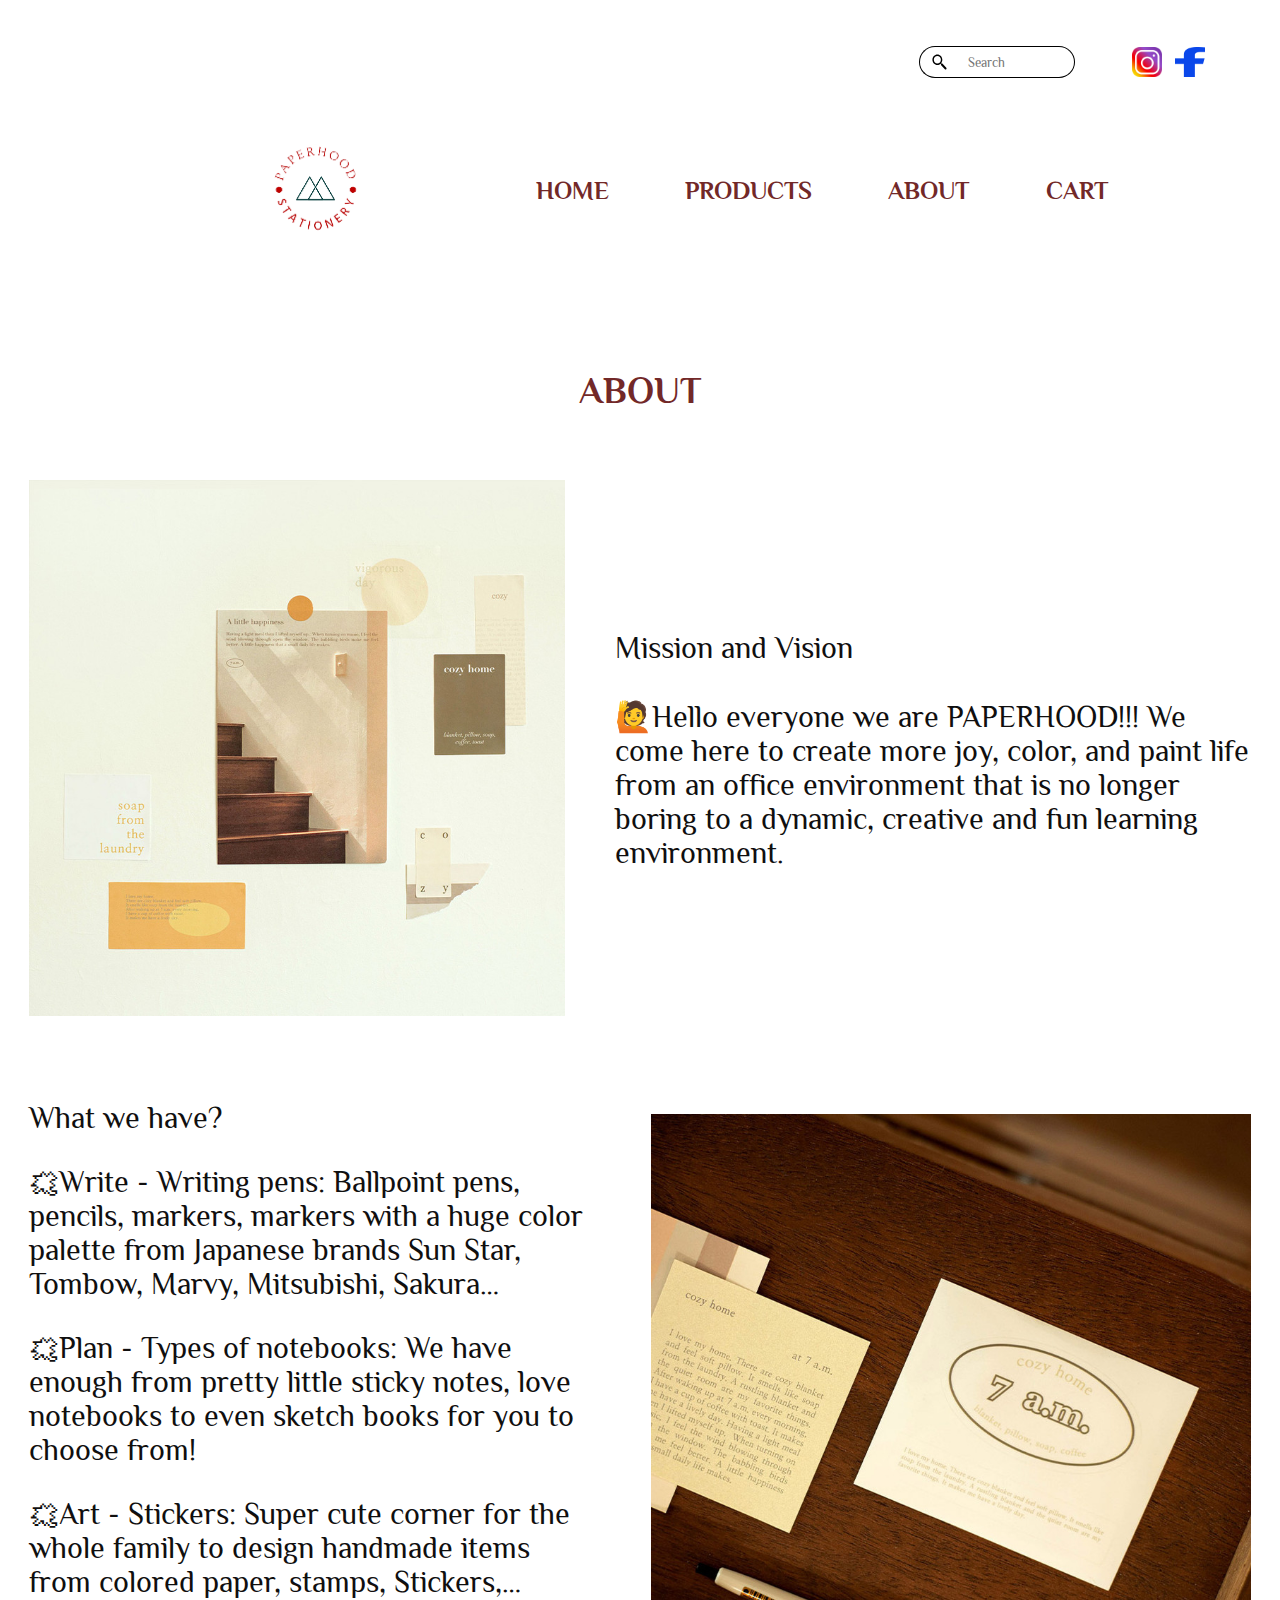
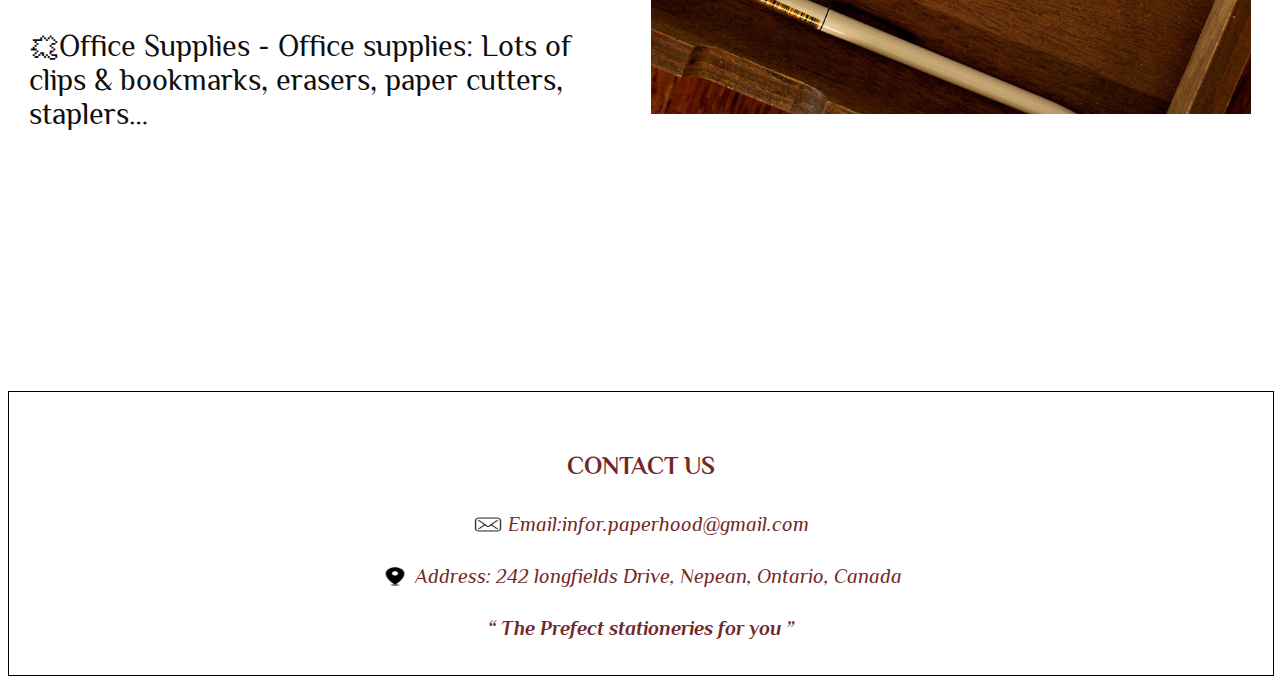
<file: about.html>
<!DOCTYPE html>
<html lang="en">
  <head>
    <meta charset="UTF-8" />
    <meta http-equiv="X-UA-Compatible" content="IE=edge" />
    <meta name="viewport" content="width=device-width, initial-scale=1.0" />
    <meta name="author" content="Hiu Wa Chung" />
    <meta name="email" content="chun0078@algonquinlive.com" />
    <link
      rel="stylesheet"
      href="https://fonts.googleapis.com/css?family=Philosopher"
    />
    <link rel="stylesheet" href="index.css" />
    <script src="/js/search_button.js" defer></script>
    <title>Paperhood</title>
  </head>

  <body>
    <header>
      <div class="header-bar">
        <div id="search">
          <div class="search-icon-container">
            <img
              src="images\Icon\icons8-search.svg"
              alt="search-icon"
              class="search-icon"
            />
          </div>
          <input type="text" placeholder="Search" class="search-field" />
        </div>

        <div class="instagram-icon">
          <img src="images/Icon/Instagram-Iconlogo.png" alt="instagram-icon" />
        </div>

        <div class="facebook-icon">
          <img src="images/Icon/Icon-facebook.png" alt="facebook-icon" />
        </div>
      </div>
      <nav>
        <div>
          <img src="images/Logo.png" alt="logo" />
        </div>
        <div class="home-nav">
          <a href="index.html">HOME</a>
        </div>

        <div class="home-nav">
          <a href="products.html">PRODUCTS</a>
        </div>
        <div class="home-nav">
          <a href="about.html">ABOUT</a>
        </div>

        <div class="home-nav">
          <a href="cart.html">CART</a>
        </div>
      </nav>
    </header>
    <div class="product-header">
      <h1>ABOUT</h1>
    </div>

    <main>
      <div class="about-container">
        <div class="about-top-body">
          <div class="about-top-left">
            <img src="images/ABOUTS/Cozy_home_1.jpeg" alt="Cozy_home_1" />
          </div>

          <div class="about-top-right">
            <p>
              Mission and Vision
              <br />
              <br />
              🙋Hello everyone we are PAPERHOOD!!! We come here to create more
              joy, color, and paint life from an office environment that is no
              longer boring to a dynamic, creative and fun learning environment.
            </p>
          </div>
        </div>

        <div class="about-bottom-body">
          <div class="about-bottom-left">
            <p>What we have?</p>
            <p>
              🗯Write - Writing pens: Ballpoint pens, pencils, markers, markers
              with a huge color palette from Japanese brands Sun Star, Tombow,
              Marvy, Mitsubishi, Sakura…
            </p>
            <p>
              🗯Plan - Types of notebooks: We have enough from pretty little
              sticky notes, love notebooks to even sketch books for you to
              choose from!
            </p>
            <p>
              🗯Art - Stickers: Super cute corner for the whole family to design
              handmade items from colored paper, stamps, Stickers,…
            </p>
            <p>
              🗯Office Supplies - Office supplies: Lots of clips & bookmarks,
              erasers, paper cutters, staplers…
            </p>
          </div>

          <div class="about-bottom-right">
            <img src="images/ABOUTS/Cozy_home_2.jpeg" alt="Cozy_home_2" />
          </div>
        </div>
      </div>
    </main>

    <footer>
      <h4>CONTACT US</h4>
      <address>
        <div class="email">
          <div class="email-link row">
            <img src="images/Icon/icon-email.png" alt="icon-email" />
            <p>
              Email:<a href="mailto:infor.paperhood@gmail.com" class="email"
                >infor.paperhood@gmail.com</a
              >
            </p>
          </div>
        </div>

        <div class="address">
          <div class="address-link row">
            <img src="images/Icon/address-icon.png" alt="icon-address" />
            <p>
              Address:
              <a
                href="https://www.google.ca/maps/place/242+Longfields+Dr,+Nepean,+ON+K2J+4G3/@45.2891737,-75.7342547,17z/data=!3m1!4b1!4m5!3m4!1s0x4ccdfcd8a8e533db:0x78aa80ed6bc41814!8m2!3d45.2891699!4d-75.7320607?hl=en"
              >
                242 longfields Drive, Nepean, Ontario, Canada
              </a>
            </p>
          </div>
        </div>
      </address>
      <h5>“ The Prefect stationeries for you ”</h5>
    </footer>
  </body>
</html>
</file>
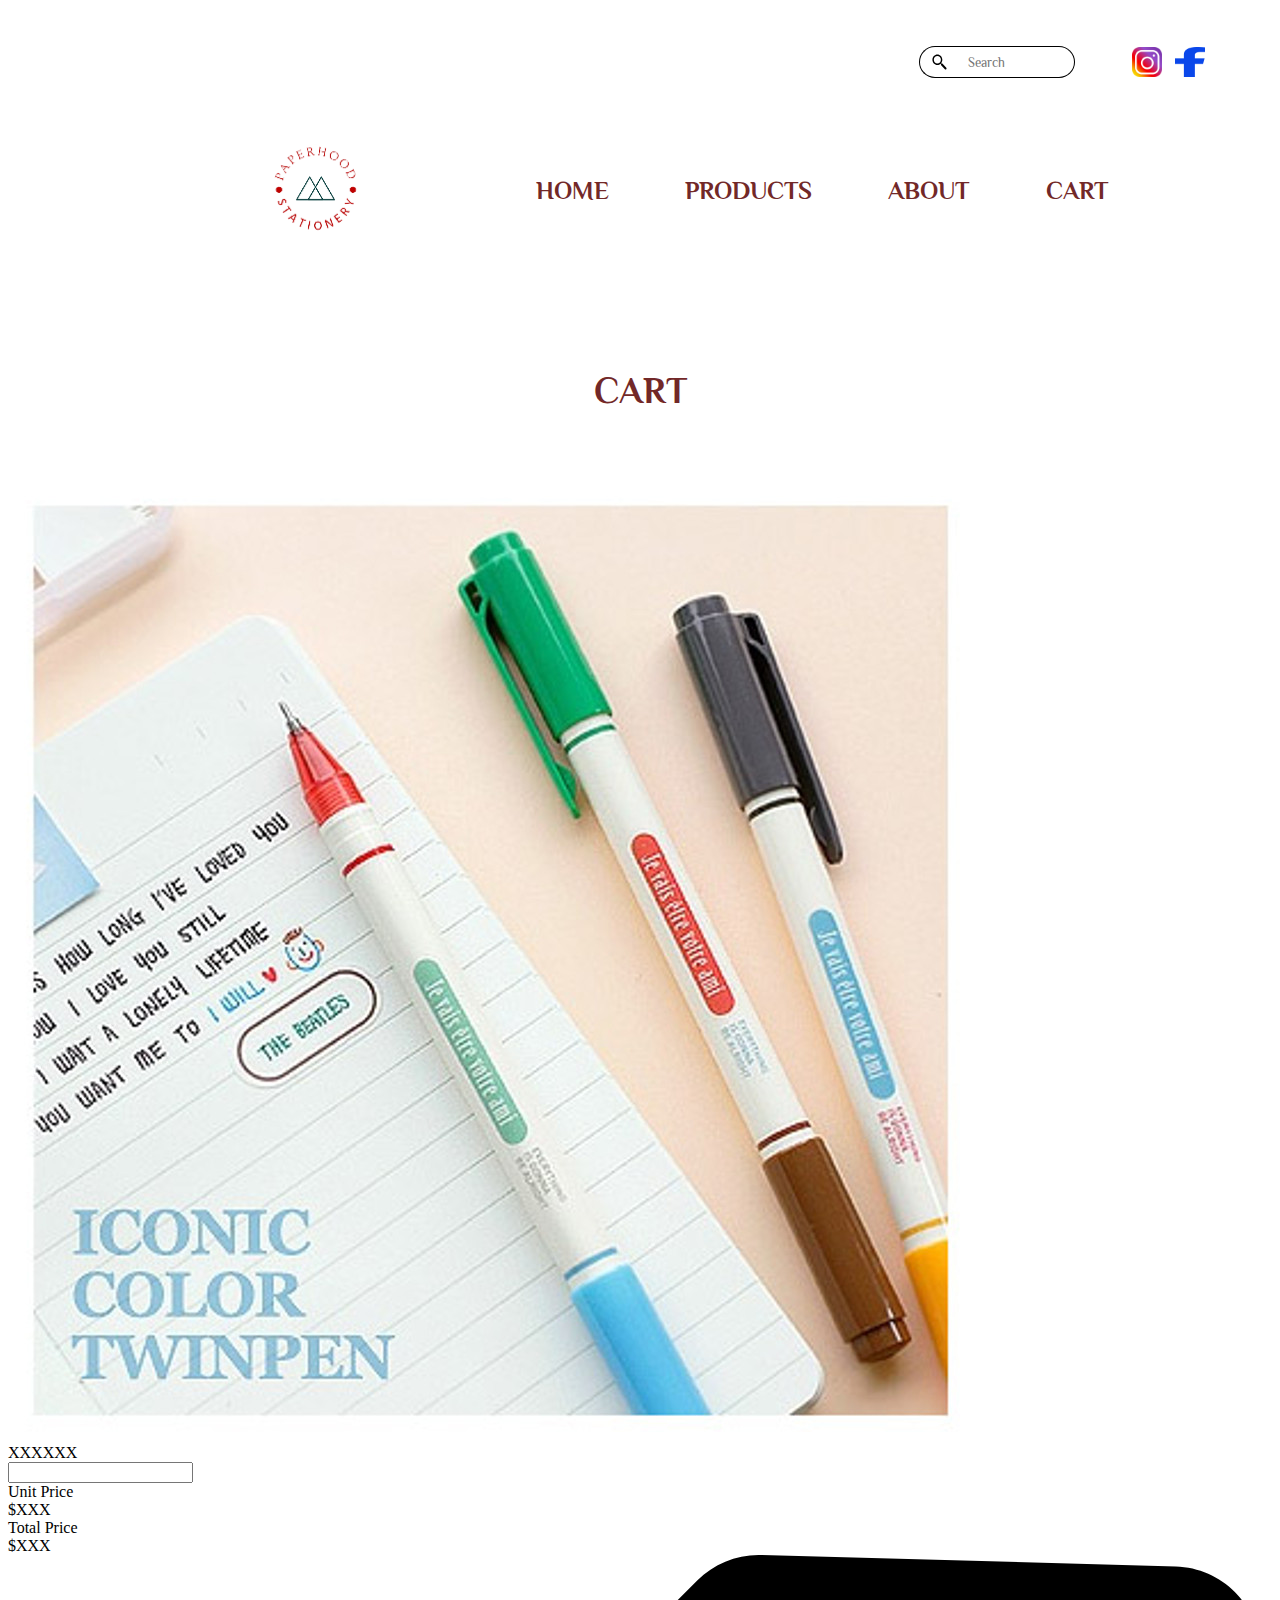
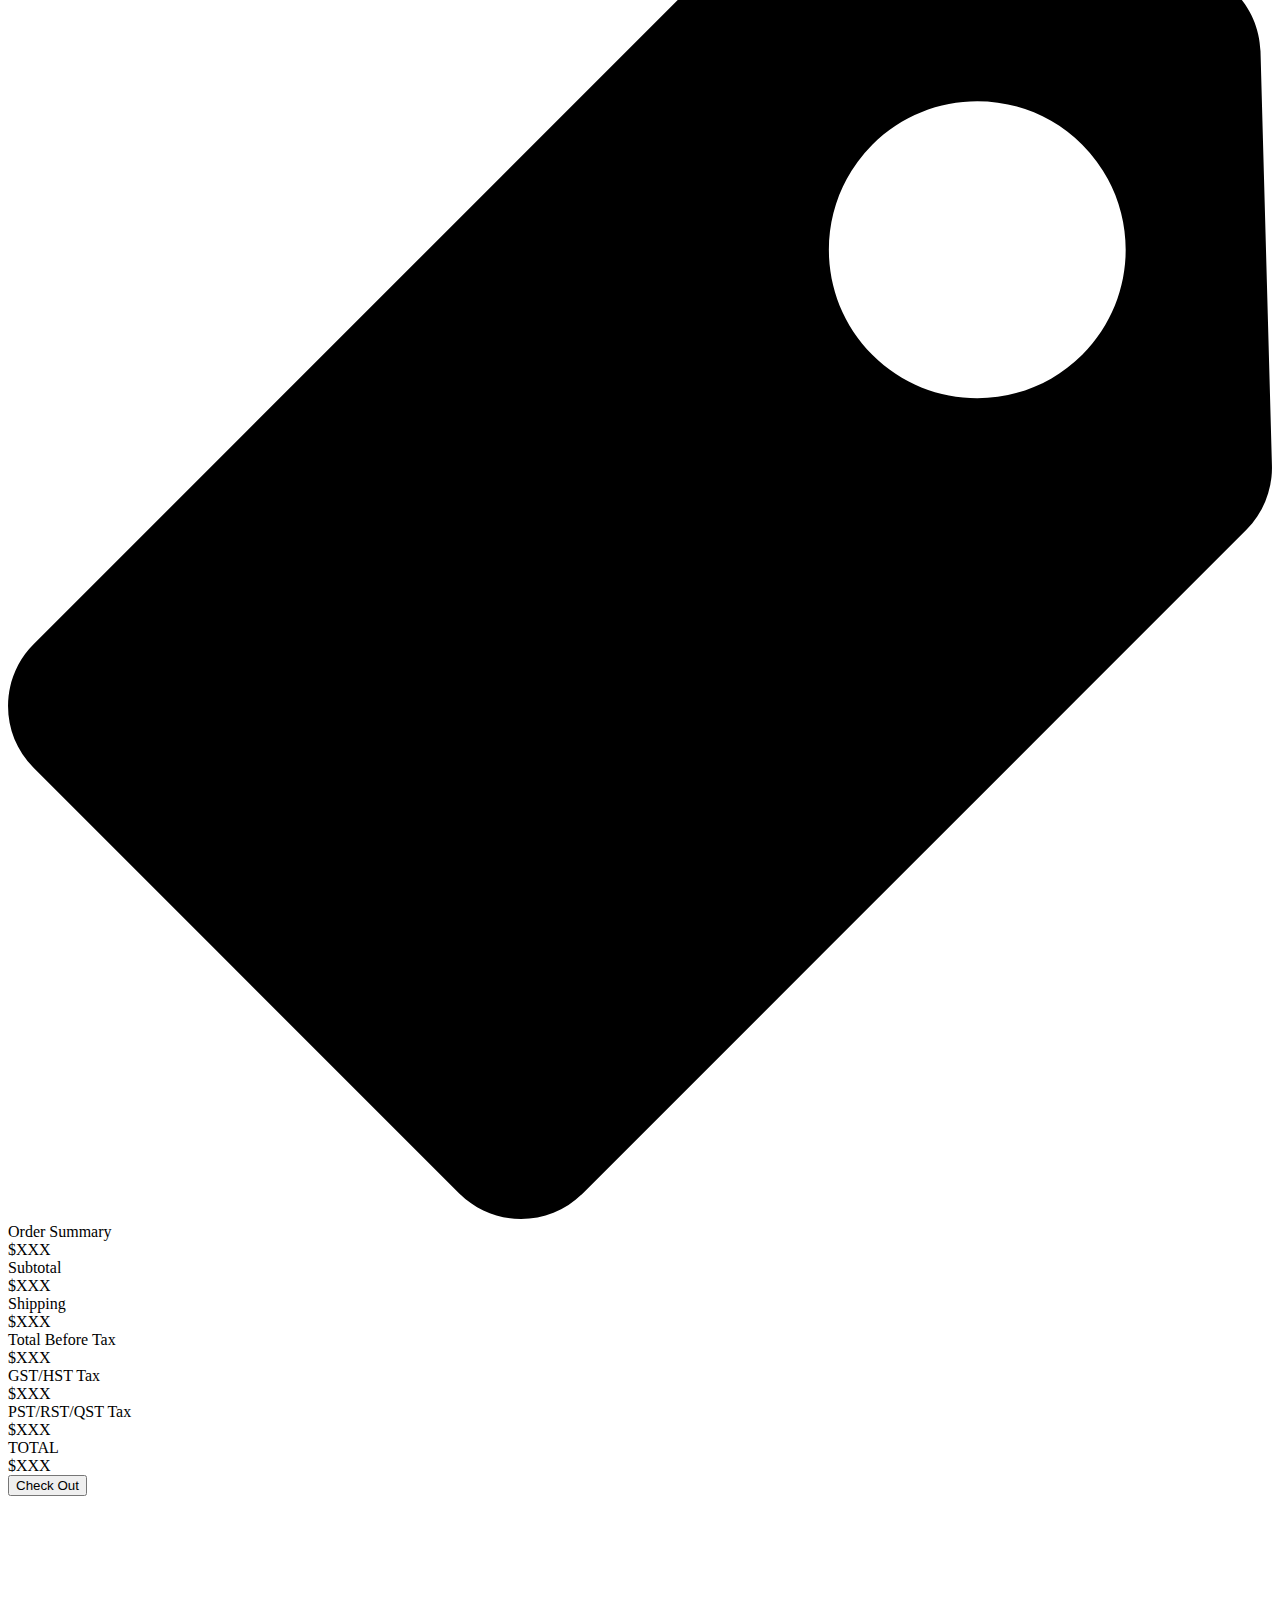
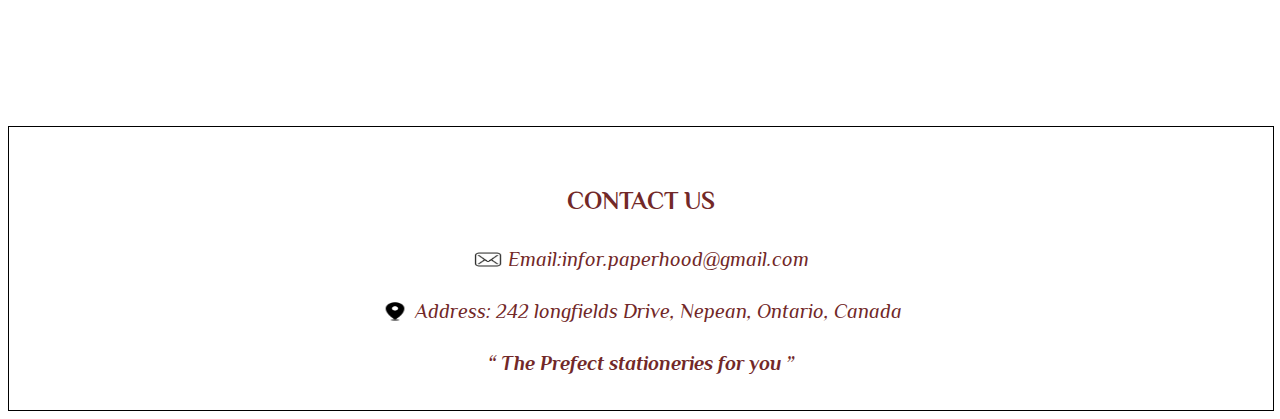
<file: cart.html>
<!DOCTYPE html>
<html lang="en">
  <head>
    <meta charset="UTF-8" />
    <meta http-equiv="X-UA-Compatible" content="IE=edge" />
    <meta name="viewport" content="width=device-width, initial-scale=1.0" />
    <meta name="author" content="Hiu Wa Chung" />
    <meta name="email" content="chun0078@algonquinlive.com" />
    <link
      rel="stylesheet"
      href="https://fonts.googleapis.com/css?family=Philosopher"
    />
    <link rel="stylesheet" href="index.css" />
    <script src="/js/search_button.js" defer></script>
    <title>Paperhood</title>
  </head>

  <body>
    <header>
      <div class="header-bar">
        <div id="search">
          <div class="search-icon-container">
            <img
              src="images\Icon\icons8-search.svg"
              alt="search-icon"
              class="search-icon"
            />
          </div>
          <input type="text" placeholder="Search" class="search-field" />
        </div>

        <div class="instagram-icon">
          <img src="images/Icon/Instagram-Iconlogo.png" alt="instagram-icon" />
        </div>

        <div class="facebook-icon">
          <img src="images/Icon/Icon-facebook.png" alt="facebook-icon" />
        </div>
      </div>
      <nav>
        <div>
          <img src="images/Logo.png" alt="logo" />
        </div>
        <div class="home-nav">
          <a href="index.html">HOME</a>
        </div>

        <div class="home-nav">
          <a href="products.html">PRODUCTS</a>
        </div>
        <div class="home-nav">
          <a href="about.html">ABOUT</a>
        </div>

        <div class="home-nav">
          <a href="cart.html">CART</a>
        </div>
      </nav>
    </header>

    <div class="product-header">
      <h1>CART</h1>
    </div>

    <main>
      <div class="cart-container">
        <div class="cart-product">
          <div class="cart-product-img">
            <img
              src="images/Products/Pens/5.jpeg"
              alt="iconic_color_twin_pen_set"
            />
          </div>

          <div class="cart-product-name-and-quantity">
            <div class="cart-product-name">XXXXXX</div>

            <div class="cart-product-quantity">
              <input type="number" id="cartProductQuantity" /><br />
            </div>
          </div>

          <div class="cart-product-unit-price">
            <div class="cart-product-unit-header">Unit Price</div>
            <div class="cart-product-price">$XXX</div>
          </div>
          <div class="cart-product-amount">
            <div class="cart-product-total-header">Total Price</div>
            <div class="cart-product-total-price">$XXX</div>
          </div>
        </div>

        <div class="cart-order-summary">
          <div class="cart-order-summary-header">
            <img src="images/Icon/tag.svg" alt="" /> Order Summary
          </div>
          <div class="cart-order-summary-price">$XXX</div>
        </div>

        <div class="cart-price-details">
          <div class="class-price-subtotal-details">
            <div class="cart-price-details-subtotal-header">Subtotal</div>
            <div class="cart-price-details-subtotal-price">$XXX</div>
          </div>

          <div class="class-price-shipping-details">
            <div class="cart-price-details-shipping-header">Shipping</div>
            <div class="cart-price-details-shipping-price">$XXX</div>
          </div>

          <div class="class-price-total-before-tax-details">
            <div class="cart-price-details-total-before-tax-header">
              Total Before Tax
            </div>
            <div class="cart-price-details-shipping-price">$XXX</div>
          </div>

          <div class="class-price-gsthst-tax-details">
            <div class="cart-price-details-gsthst-tax-header">GST/HST Tax</div>
            <div class="cart-price-details-gsthst-tax-price">$XXX</div>
          </div>

          <div class="class-price-pstrstqst-tax-details">
            <div class="cart-price-details-pstrstqst-tax-header">
              PST/RST/QST Tax
            </div>
            <div class="cart-price-details-pstrstqst-tax-price">$XXX</div>
          </div>

          <div class="class-price-pstrstqst-total-details">
            <div class="cart-price-details-total-header">TOTAL</div>
            <div class="cart-price-details-total-price">$XXX</div>
          </div>
        </div>
        <div class="cart-check-out">
          <button type="button" class="check-out-button">Check Out</button>
        </div>
      </div>
    </main>

    <footer>
      <h4>CONTACT US</h4>
      <address>
        <div class="email">
          <div class="email-link row">
            <img src="images/Icon/icon-email.png" alt="icon-email" />
            <p>
              Email:<a href="mailto:infor.paperhood@gmail.com" class="email"
                >infor.paperhood@gmail.com</a
              >
            </p>
          </div>
        </div>

        <div class="address">
          <div class="address-link row">
            <img src="images/Icon/address-icon.png" alt="icon-address" />
            <p>
              Address:
              <a
                href="https://www.google.ca/maps/place/242+Longfields+Dr,+Nepean,+ON+K2J+4G3/@45.2891737,-75.7342547,17z/data=!3m1!4b1!4m5!3m4!1s0x4ccdfcd8a8e533db:0x78aa80ed6bc41814!8m2!3d45.2891699!4d-75.7320607?hl=en"
              >
                242 longfields Drive, Nepean, Ontario, Canada
              </a>
            </p>
          </div>
        </div>
      </address>
      <h5>“ The Prefect stationeries for you ”</h5>
    </footer>
  </body>
</html>
</file>
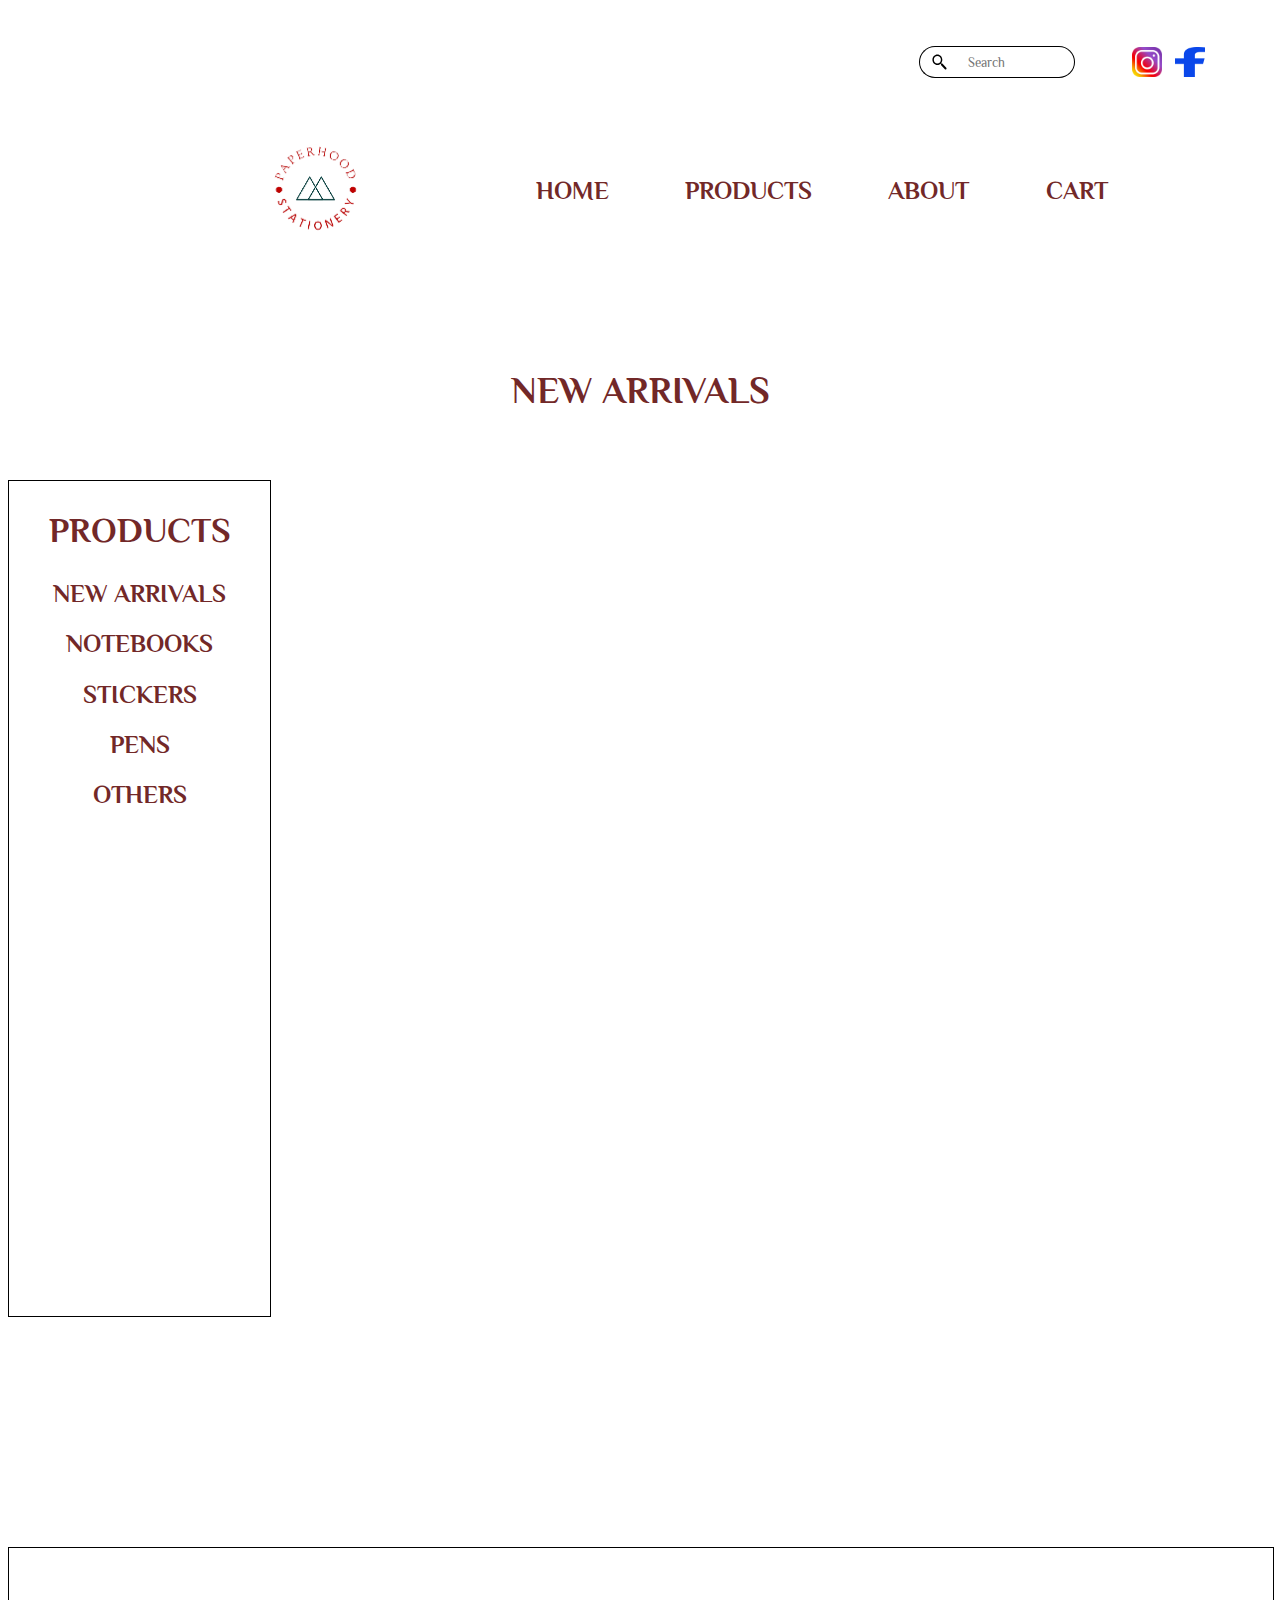
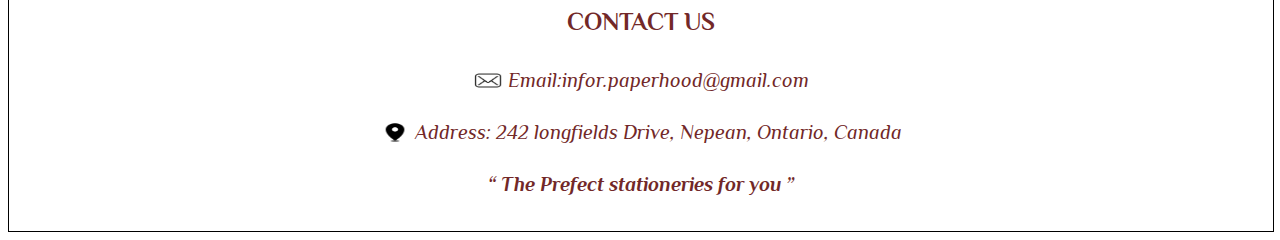
<file: products.html>
<!DOCTYPE html>
<html lang="en">
  <head>
    <meta charset="UTF-8" />
    <meta http-equiv="X-UA-Compatible" content="IE=edge" />
    <meta name="viewport" content="width=device-width, initial-scale=1.0" />
    <meta name="author" content="Hiu Wa Chung" />
    <meta name="email" content="chun0078@algonquinlive.com" />
    <link
      rel="stylesheet"
      href="https://fonts.googleapis.com/css?family=Philosopher"
    />
    <link rel="stylesheet" href="index.css" />
    <script src="/js/products.js" defer></script>
    <script src="/js/search_button.js" defer></script>
    <title>Paperhood</title>
  </head>

  <body>
    <header>
      <div class="header-bar">
        <div id="search">
          <div class="search-icon-container">
            <img
              src="images\Icon\icons8-search.svg"
              alt="search-icon"
              class="search-icon"
            />
          </div>
          <input type="text" placeholder="Search" class="search-field" />
        </div>

        <div class="instagram-icon">
          <img src="images/Icon/Instagram-Iconlogo.png" alt="instagram-icon" />
        </div>

        <div class="facebook-icon">
          <img src="images/Icon/Icon-facebook.png" alt="facebook-icon" />
        </div>
      </div>
      <nav>
        <div>
          <img src="images/Logo.png" alt="logo" />
        </div>
        <div class="home-nav">
          <a href="index.html">HOME</a>
        </div>

        <div class="home-nav">
          <a href="newarrivals.html">PRODUCTS</a>
        </div>
        <div class="home-nav">
          <a href="about.html">ABOUT</a>
        </div>

        <div class="home-nav">
          <a href="cart.html">CART</a>
        </div>
      </nav>
    </header>
    <div class="product-header">
      <h1 id="pageTitle"></h1>
    </div>
    <div class="main-section">
      <div class="product-container">
        <div class="side-bar">
          <h2>PRODUCTS</h2>
          <h4><a href="products.html">NEW ARRIVALS</a></h4>
          <h4><a href="products.html?category=n">NOTEBOOKS</a></h4>
          <h4><a href="products.html?category=S">STICKERS</a></h4>
          <h4><a href="products.html?category=p">PENS</a></h4>
          <h4><a href="products.html?category=o">OTHERS</a></h4>
        </div>
      </div>

      <div class="item-section"></div>
    </div>
    <footer>
      <h4>CONTACT US</h4>
      <address>
        <div class="email">
          <div class="email-link row">
            <img src="images/Icon/icon-email.png" alt="icon-email" />
            <p>
              Email:<a href="mailto:infor.paperhood@gmail.com" class="email"
                >infor.paperhood@gmail.com</a
              >
            </p>
          </div>
        </div>

        <div class="address">
          <div class="address-link row">
            <img src="images/Icon/address-icon.png" alt="icon-address" />
            <p>
              Address:
              <a
                href="https://www.google.ca/maps/place/242+Longfields+Dr,+Nepean,+ON+K2J+4G3/@45.2891737,-75.7342547,17z/data=!3m1!4b1!4m5!3m4!1s0x4ccdfcd8a8e533db:0x78aa80ed6bc41814!8m2!3d45.2891699!4d-75.7320607?hl=en"
              >
                242 longfields Drive, Nepean, Ontario, Canada
              </a>
            </p>
          </div>
        </div>
      </address>
      <h5>“ The Prefect stationeries for you ”</h5>
    </footer>
  </body>
</html>
</file>
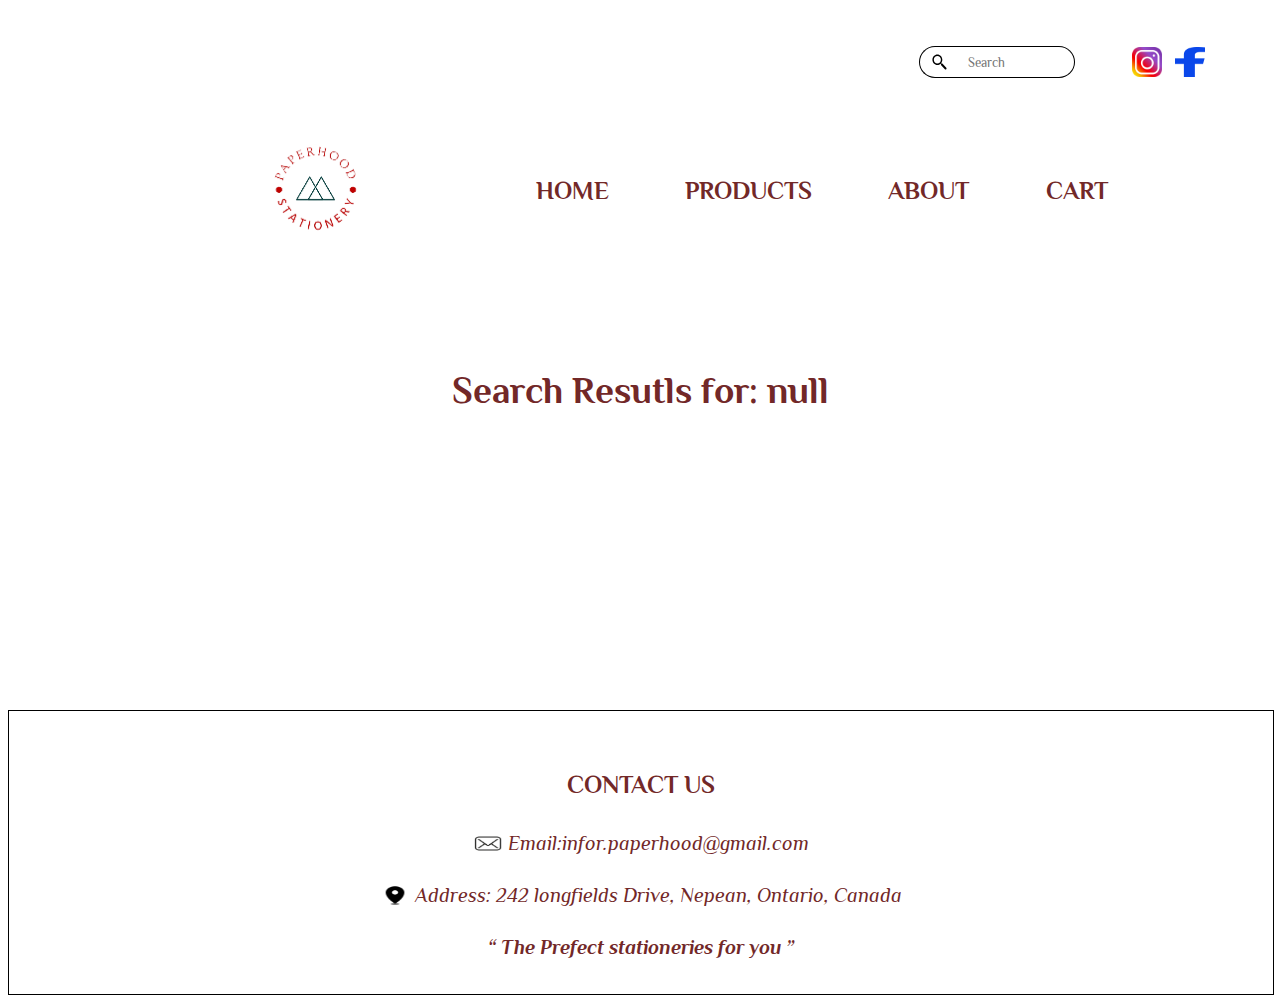
<file: search.html>
<!DOCTYPE html>
<html lang="en">
  <head>
    <meta charset="UTF-8" />
    <meta http-equiv="X-UA-Compatible" content="IE=edge" />
    <meta name="viewport" content="width=device-width, initial-scale=1.0" />
    <meta name="author" content="Hiu Wa Chung" />
    <meta name="email" content="chun0078@algonquinlive.com" />
    <link
      rel="stylesheet"
      href="https://fonts.googleapis.com/css?family=Philosopher"
    />
    <link rel="stylesheet" href="index.css" />
    <script src="/js/search.js" defer></script>
    <script src="/js/search_button.js" defer></script>
    <title>Paperhood</title>
  </head>

  <body>
    <header>
      <div class="header-bar">
        <div id="search">
          <div class="search-icon-container">
            <img
              src="images\Icon\icons8-search.svg"
              alt="search-icon"
              class="search-icon"
            />
          </div>
          <input type="text" placeholder="Search" class="search-field" />
        </div>

        <div class="instagram-icon">
          <img src="images/Icon/Instagram-Iconlogo.png" alt="instagram-icon" />
        </div>

        <div class="facebook-icon">
          <img src="images/Icon/Icon-facebook.png" alt="facebook-icon" />
        </div>
      </div>
      <nav>
        <div>
          <img src="images/Logo.png" alt="logo" />
        </div>
        <div class="home-nav">
          <a href="index.html">HOME</a>
        </div>

        <div class="home-nav">
          <a href="products.html">PRODUCTS</a>
        </div>
        <div class="home-nav">
          <a href="about.html">ABOUT</a>
        </div>

        <div class="home-nav">
          <a href="cart.html">CART</a>
        </div>
      </nav>
    </header>
    <div class="product-header">
      <h1 id="pageTitle"></h1>
    </div>
    <div class="main-section">
      <div class="item-section"></div>
    </div>
    <footer>
      <h4>CONTACT US</h4>
      <address>
        <div class="email">
          <div class="email-link row">
            <img src="images/Icon/icon-email.png" alt="icon-email" />
            <p>
              Email:<a href="mailto:infor.paperhood@gmail.com" class="email"
                >infor.paperhood@gmail.com</a
              >
            </p>
          </div>
        </div>

        <div class="address">
          <div class="address-link row">
            <img src="images/Icon/address-icon.png" alt="icon-address" />
            <p>
              Address:
              <a
                href="https://www.google.ca/maps/place/242+Longfields+Dr,+Nepean,+ON+K2J+4G3/@45.2891737,-75.7342547,17z/data=!3m1!4b1!4m5!3m4!1s0x4ccdfcd8a8e533db:0x78aa80ed6bc41814!8m2!3d45.2891699!4d-75.7320607?hl=en"
              >
                242 longfields Drive, Nepean, Ontario, Canada
              </a>
            </p>
          </div>
        </div>
      </address>
      <h5>“ The Prefect stationeries for you ”</h5>
    </footer>
  </body>
</html>
</file>
<file: index.css>
.header-bar {
    display: flex;
    flex-direction: row;
    margin-top: 47px;
    margin-right: 67px;
    justify-content: flex-end;
  }
  
  #search {
    width: 155px;
    height: 30px;
    display: flex;
    align-items: center;
  }
  
  .search-icon {
    width: 17.42px;
    height: 17.42px;
  }
  
  .search-icon-container {
    border: 1px solid black;
    border-radius: 22px 0 0 22px;
    height: 30px;
    display: flex;
    align-items: center;
    padding-left: 10.5px;
    border-right: 0;
  }
  
  .search-field {
    border: 1px solid black;
    margin: 0;
    padding: 0;
    border-left: 0px;
    height: 30px;
    border-radius: 0 22px 22px 0;
    padding-left: 20px;
    width: 106px;
    font-family: 'Philosopher';
  }
  
  .instagram-icon {
    margin-left: 58px;
  }
  .facebook-icon {
    margin-left: 13px;
  }
  
  body > header > div > div.instagram-icon > img {
    width: 30px;
    height: 30px;
  }
  body > header > div > div.facebook-icon > img {
    width: 30px;
    height: 30px;
  }
  
  nav {
    display: flex;
    align-items: center;
    justify-content: space-evenly;
    width: auto;
    margin-left: 88px;
    margin-right: 88px;
  }
  
  body > header > nav > div:nth-child(1) > img {
    width: 287px;
    height: 215px;
  }
  
  body > header > nav > div > a {
    font-size: 25px;
    color: #722828;
    text-decoration: none;
    font-weight: bold;
    font-family: 'Philosopher';
  }
  body > header > nav > div > a:visited {
    font-size: 25px;
    color: #722828;
    text-decoration: none;
    font-weight: bold;
    font-family: 'Philosopher';
  }
  
  .banner {
    display: flex;
    align-items: center;
    justify-content: center;
  }
  
  body > div.banner > img {
    width: 100%;
    height: auto;
  }
  
  div > h1 {
    display: flex;
    align-items: center;
    justify-content: center;
    height: 180px;
    margin: 0;
    color: #722828;
    font-size: 37px;
    font-family: 'Philosopher';
  }
  
  .newarrival-container {
    display: flex;
    flex-direction: row;
    align-items: center;
    justify-content: space-around;
  }
  
  body > div.newarrival-container > div > img {
    width: 354px;
    height: 350px;
  }
  
  body > div.newarrival-container > div {
    display: flex;
    flex-direction: column;
    align-items: center;
  }
  
  body > div.newarrival-container > div > p > a {
    font-size: 25px;
    color: #722828;
    font-family: 'Philosopher';
    text-decoration: none;
  }
  
  body > div.newarrival-container > div > p {
    margin: 0;
    padding-top: 11px;
  }
  
  body > div.newarrival-container > div > p {
    padding: 0;
    font-size: 25px;
    color: #722828;
    text-decoration: none;
    font-family: 'Philosopher';
  }
  
  .homenotebook-container {
    display: flex;
    flex-direction: row;
    align-items: center;
    justify-content: space-around;
  }
  
  body > div.homenotebook-container > div {
    display: flex;
    flex-direction: column;
    align-items: center;
  }
  
  body > div.homenotebook-container > div > img {
    width: 354px;
    height: 350px;
  }
  body > div.homenotebook-container > div > p > a {
    font-size: 25px;
    color: #722828;
    text-decoration: none;
    font-family: 'Philosopher';
  }
  
  body > div.homenotebook-container > div > p {
    margin: 0;
    padding-top: 11px;
  }
  body > div.homenotebook-container > div > p {
    padding: 0;
    font-size: 25px;
    color: #722828;
    text-decoration: none;
    font-family: 'Philosopher';
  }
  
  .homeerasers-container {
    display: flex;
    flex-direction: row;
    align-items: center;
    justify-content: space-around;
  }
  
  body > div.homeerasers-container > div {
    display: flex;
    flex-direction: column;
    align-items: center;
  }
  
  body > div.homeerasers-container > div > img {
    width: 354px;
    height: 350px;
  }
  body > div.homeerasers-container > div > p > a {
    font-size: 25px;
    color: #722828;
    text-decoration: none;
    font-family: 'Philosopher';
  }
  
  body > div.homeerasers-container > div > p {
    margin: 0;
    padding-top: 11px;
  }
  body > div.homeerasers-container > div > p {
    padding: 0;
    font-size: 25px;
    color: #722828;
    text-decoration: none;
    font-family: 'Philosopher';
  }
  
  footer {
    height: 276;
    margin-top: 230px;
    display: flex;
    flex-direction: column;
    justify-content: center;
    align-items: center;
    width: 100%;
    border: 1px black solid;
    padding-bottom: 36px;
  }
  
  body > footer > h4 {
    font-size: 25px;
    color: #722828;
    font-weight: bold;
    margin-top: 59px;
    font-family: 'Philosopher';
  }
  
  body > footer > address > div.email > div > img {
    width: 30px;
    height: 21px;
    margin-right: 5px;
  }
  
  body > footer > address > div.address > div > img {
    margin-right: 5px;
    width: 30px;
    height: 21px;
  }
  
  .row {
    display: flex;
    align-items: center;
    justify-content: center;
    margin-bottom: 30px;
  }
  
  body > footer > address > div.address > div > p > a,
  body > footer > address > div.address > div > p,
  body > footer > address > div.email > div > p,
  body > footer > address > div.email > div > p > a {
    color: #722828;
    font-size: 20px;
    font-style: italic;
    text-decoration: none;
    margin: 0;
    font-family: 'Philosopher';
  }
  
  body > footer > h5 {
    color: #722828;
    font-size: 20px;
    font-style: italic;
    font-weight: bold;
    text-decoration: none;
    margin: 0;
    font-family: 'Philosopher';
  }
  
  body > div.main-section {
    display: flex;
    justify-content: center;
  }
  body > div.main-section > div.item-section {
    display: flex;
    flex-wrap: wrap;
    justify-content: space-evenly;
    width: 1083px;
  }
  
  body > div.main-section > div.product-container {
    display: flex;
    flex-direction: column;
    align-items: center;
    width: 283px;
    height: 835px;
    border: 1px black solid;
  }
  
  body > div.main-section > div.item-section > div > div.item-pic > a > img {
    width: 295px;
    height: 295px;
    border-radius: 40px;
  }
  
  body > div.main-section > div.item-section > div > div.quick-view-section,
  body > div.main-section > div.item-section > div > div.item-name {
    display: flex;
    justify-content: center;
  }
  
  body
    > div.main-section
    > div.item-section
    > div
    > div.quick-view-section
    > button {
    height: 44px;
    width: 124px;
    border-radius: 10px;
    border: 1px solid black;
    background-color: white;
    font-size: 20px;
    text-align: center;
    color: #722828;
    font-family: 'Philosopher';
  }
  
  body > div.main-section > div.item-section > div > div.quick-view-section {
    margin-top: 10px;
  }
  
  body > div.main-section > div.item-section > div > div.item-name {
    margin-top: 15px;
  }
  
  body > div.main-section > div.item-section > div > div.item-name > a {
    font-size: 20px;
    text-align: center;
    color: #722828;
    text-decoration: none;
    font-family: 'Philosopher';
  }
  
  body > div.main-section > div.item-section > div > div.item-name > a:visited {
    font-size: 20px;
    text-align: center;
    color: #722828;
    text-decoration: none;
    font-family: 'Philosopher';
  }
  body > div.main-section > div.product-container > div > h4 {
    display: flex;
    justify-content: center;
  }
  
  body > div.main-section > div.product-container > div > h4 > a,
  body > div.main-section > div.product-container > div > h4 > a:visited {
    color: #722828;
    font-size: 25px;
    font-weight: medium;
    text-align: center;
    text-decoration: none;
    font-family: 'Philosopher';
  }
  body > div.main-section > div.product-container > div > h2 {
    color: #722828;
    font-size: 35px;
    font-weight: bold;
    text-align: center;
    font-family: 'Philosopher';
  }
  
  #image1 {
    width: 534px;
    height: 534px;
  }
  
  #image2 {
    width: 178px;
    height: 178px;
  }
  #image3 {
    width: 178px;
    height: 178px;
  }
  #image4 {
    width: 178px;
    height: 178px;
  }
  
  body > main > div > div.choosing-img-body > div.choosing-img-big {
    display: flex;
    flex-wrap: wrap;
    width: 534px;
  }
  
  body > main > div > div.choosing-img-body > div.choosing-img-small {
    display: flex;
    padding: 0;
    margin-top: 34px;
  }
  
  #product-choosing-container {
    display: flex;
    justify-content: center;
  }
  
  body > main > div > div.choosing-text-body {
    margin-left: 50px;
  }
  
  #itemPrice,
  #itemName {
    font-family: 'Philosopher';
    font-size: 30px;
    color: #707070;
    font-weight: bold;
    margin: 0;
  }
  
  body > main > div > div.choosing-text-body > div.choosing-quantity > p {
    font-family: 'Philosopher';
    font-size: 32px;
    color: #707070;
    font-weight: regular;
  }
  
  #choosingQuantityButton {
    width: 77px;
    height: 30px;
    border-radius: 40px;
    border: 1px #707070 solid;
    text-align: center;
  }
  
  body > main > div > div.choosing-text-body > div.add-to-cart > button {
    width: 114px;
    height: 22px;
    color: #707070;
    background-color: #ceb1b1;
    border-radius: 40px;
    border: 1px #707070 solid;
    margin-top: 14px;
  }
  .about-container {
    display: flex;
    flex-direction: column;
  }
  body > main > div > div.about-top-body {
    display: flex;
    justify-content: center;
    align-items: center;
  }
  
  body > main > div > div.about-top-body > div.about-top-left > img {
    width: 536px;
    height: 536px;
  }
  body > main > div > div.about-top-body > div.about-top-right {
    width: 636px;
    margin-left: 50px;
    font-size: 30px;
    color: #100f0f;
    text-align: left;
    font-family: 'Philosopher';
  }
  
  body > main > div > div.about-bottom-body {
    margin-top: 51px;
    display: flex;
    justify-content: center;
    align-items: center;
  }
  
  body > main > div > div.about-bottom-body > div.about-bottom-right > img {
    width: 600px;
    height: 600px;
    margin-left: 56px;
  }
  
  body > main > div > div.about-bottom-body > div.about-bottom-left {
    width: 566px;
  }
  
  body > main > div > div.about-bottom-body > div.about-bottom-left > p {
    font-family: 'Philosopher';
    font-size: 30px;
    color: #100f0f;
    text-align: left;
  }
</file>
